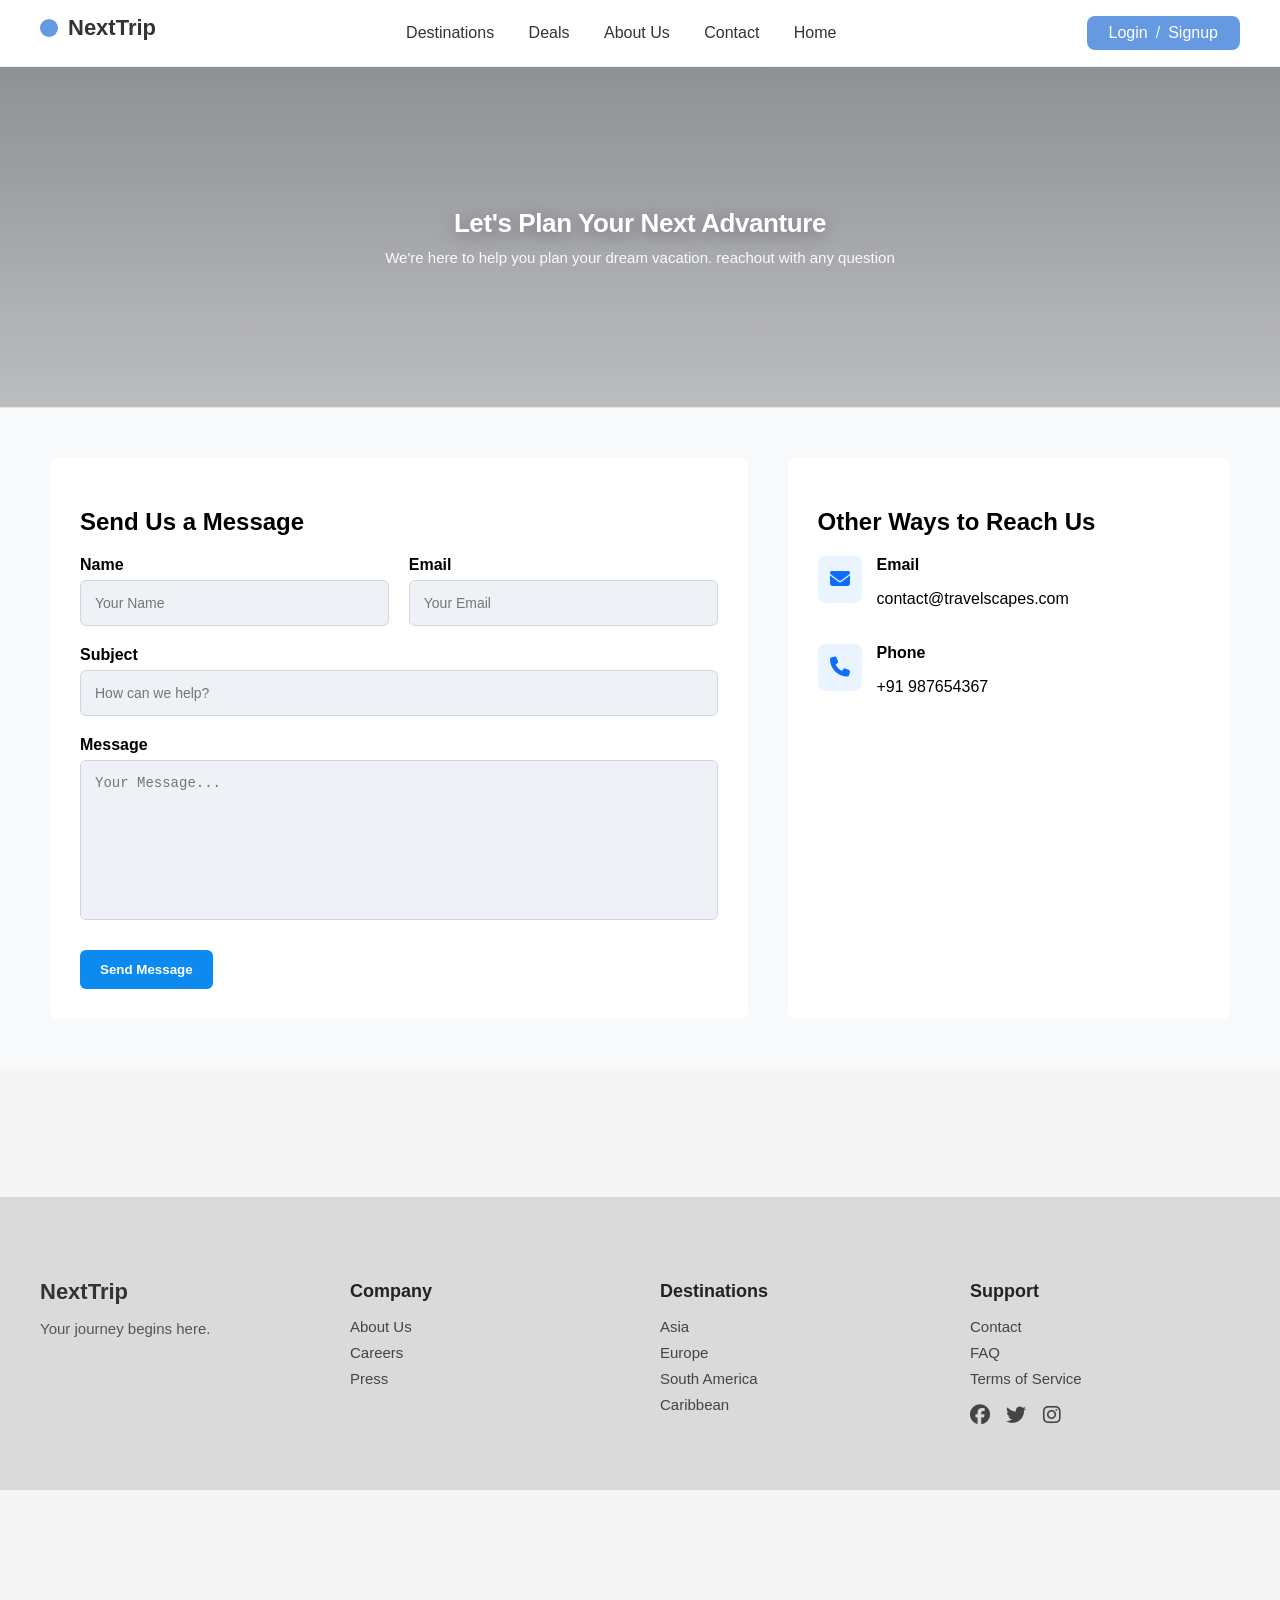
<file: contents/contect.html>
<!DOCTYPE html>
<html lang="en">
<head>
    <meta charset="UTF-8">
    <meta name="viewport" content="width=device-width, initial-scale=1.0">
    <title>Document</title>
    <link rel="stylesheet" href="/css/style.css">
    <link rel="stylesheet" href="/css/contect.css">
    <link rel="stylesheet" href="https://cdnjs.cloudflare.com/ajax/libs/font-awesome/6.5.0/css/all.min.css">

</head>
<body>
    
<header>
<div class="logo">
<div class="logo-icon"></div>NextTrip</div>

<nav>
    <a href="/contents/services.html">Destinations</a>
    <a href="#">Deals</a>
    <a href="/contents/about.html">About Us</a>
    <a href="/contents/contect.html">Contact</a>
    <a href="/index.html">Home</a>
</nav>

<div class="auth-box">
   <a href="/contents/login.html" class="auth-link left">Login</a>
   <span class="slash">/</span>
   <a href="/contents/signup.html" class="auth-link right">Signup</a>
</div>
</header>

  <section class="hero" aria-label="Hero: scenic valley">
    <div class="hero-inner wrap">
      <h1>Let's Plan Your Next Advanture</h1>
      <p>We're here to help you plan your dream vacation. reachout with any question</p>
    </div>
  </section>

  <section class="contact-section">

    <div class="contact-container">

        
        <div class="contact-form">
            <h2>Send Us a Message</h2>

            <form>
                <div class="row">
                    <div class="input-group">
                        <label>Name</label>
                        <input type="text" placeholder="Your Name">
                    </div>

                    <div class="input-group">
                        <label>Email</label>
                        <input type="email" placeholder="Your Email">
                    </div>
                </div>

                <div class="input-group">
                    <label>Subject</label>
                    <input type="text" placeholder="How can we help?">
                </div>

                <div class="input-group">
                    <label>Message</label>
                    <textarea placeholder="Your Message..."></textarea>
                </div>

                <button type="submit" class="btn-submit">Send Message</button>
            </form>
        </div>

     
        <div class="contact-info">
            <h2>Other Ways to Reach Us</h2>

            <div class="info-box">
               <div class="info-item">
    <span class="icon"><i class="fa-solid fa-envelope"></i></span>
    <div>
        <strong>Email</strong>
        <p>contact@travelscapes.com</p>
    </div>
</div>

<div class="info-item">
    <span class="icon"><i class="fa-solid fa-phone"></i></span>
    <div>
        <strong>Phone</strong>
        <p>+91 987654367</p>
    </div>
</div>

<!-- <div class="info-item">
    <span class="icon"><i class="fa-solid fa-location-dot"></i></span>
    <div>
        <strong>Address</strong>
        <p>123 Travel Lane, Adventure City, USA</p>
    </div>
</div> -->

</div>
</div>
</div>

</section>

<footer class="footer">
  <div class="footer-container">

    <div class="footer-col">
      <h3 class="logo">NextTrip</h3>
      <p>Your journey begins here.</p>
    </div>

   
    <div class="footer-col">
      <h4>Company</h4>
      <ul>
        <li><a href="/contents/about.html">About Us</a></li>
        <li><a href="#">Careers</a></li>
        <li><a href="#">Press</a></li>
      </ul>
    </div>

    <div class="footer-col">
      <h4>Destinations</h4>
      <ul>
        <li><a href="/contents/services.html">Asia</a></li>
        <li><a href="/contents/services.html">Europe</a></li>
        <li><a href="/contents/services.html">South America</a></li>
        <li><a href="/contents/services.html">Caribbean</a></li>
      </ul>
    </div>

    <div class="footer-col">
      <h4>Support</h4>
      <ul>
        <li><a href="/contents/contect.html">Contact</a></li>
        <li><a href="#">FAQ</a></li>
        <li><a href="#">Terms of Service</a></li>
      </ul>

      <div class="social">
        <a href="#"><i class="fa-brands fa-facebook"></i></a>
        <a href="#"><i class="fa-brands fa-twitter"></i></a>
        <a href="#"><i class="fa-brands fa-instagram"></i></a>
      </div>
    </div>

  </div>
</footer>


</body>
</html>
</file>
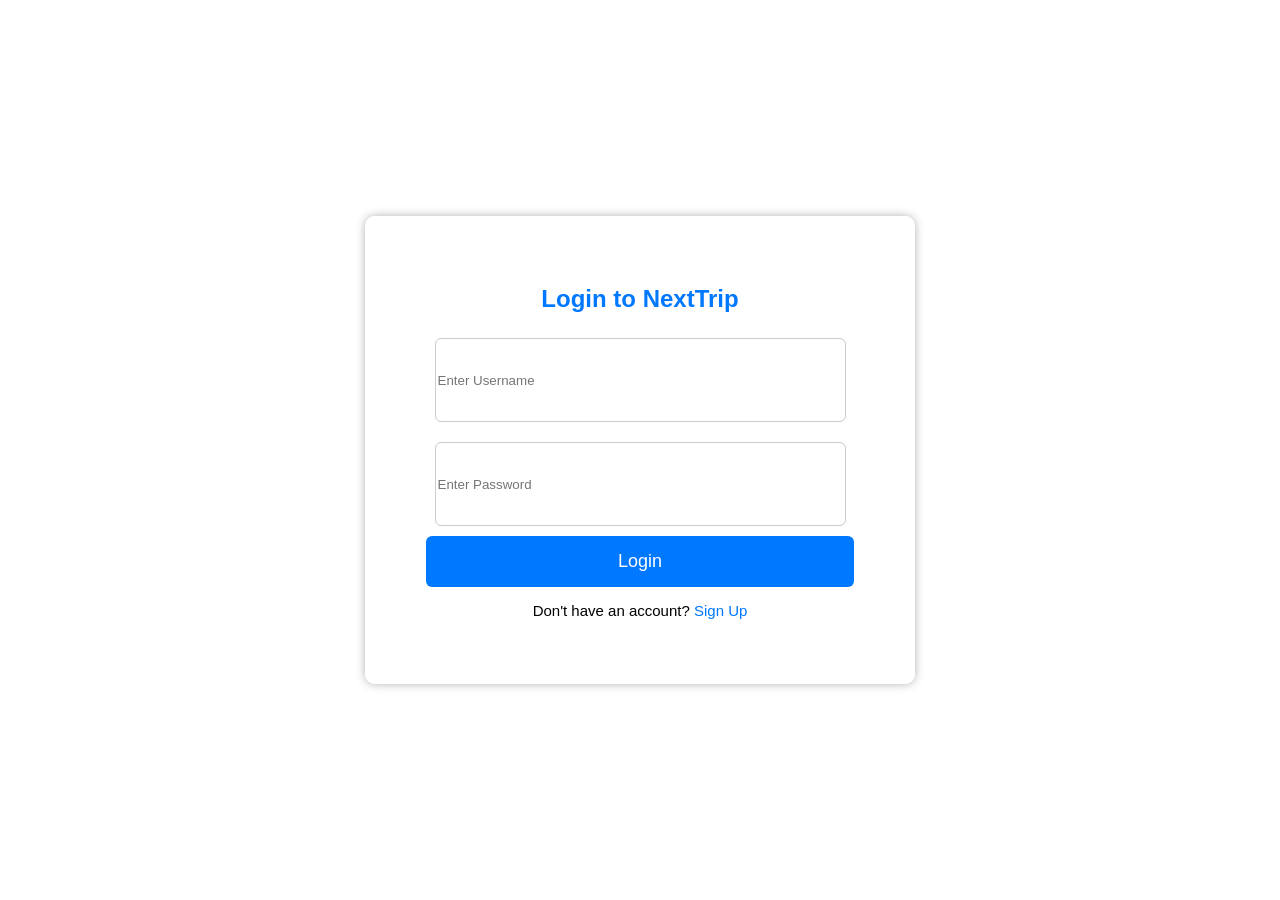
<file: contents/login.html>
<!DOCTYPE html>
<html lang="en">
<head>
    <meta charset="UTF-8">
    <meta name="viewport" content="width=device-width, initial-scale=1.0">
    <title>Document</title>
    <link rel="stylesheet" href="/css/login.css">

    
</head>
<body>

<div class="login-box">
        <h2>Login to NextTrip</h2>

        <form action="#" method="POST">
            <input type="text" placeholder="Enter Username" name="username" required>
            <input type="password" placeholder="Enter Password" name="password" required>

            <button class="login-btn" type="submit">Login</button>
        </form>

        <p class="signup-link">
            Don't have an account? <a href="/contents/signup.html">Sign Up</a>
        </p>
    </div>

         
</body>
</html>
</file>
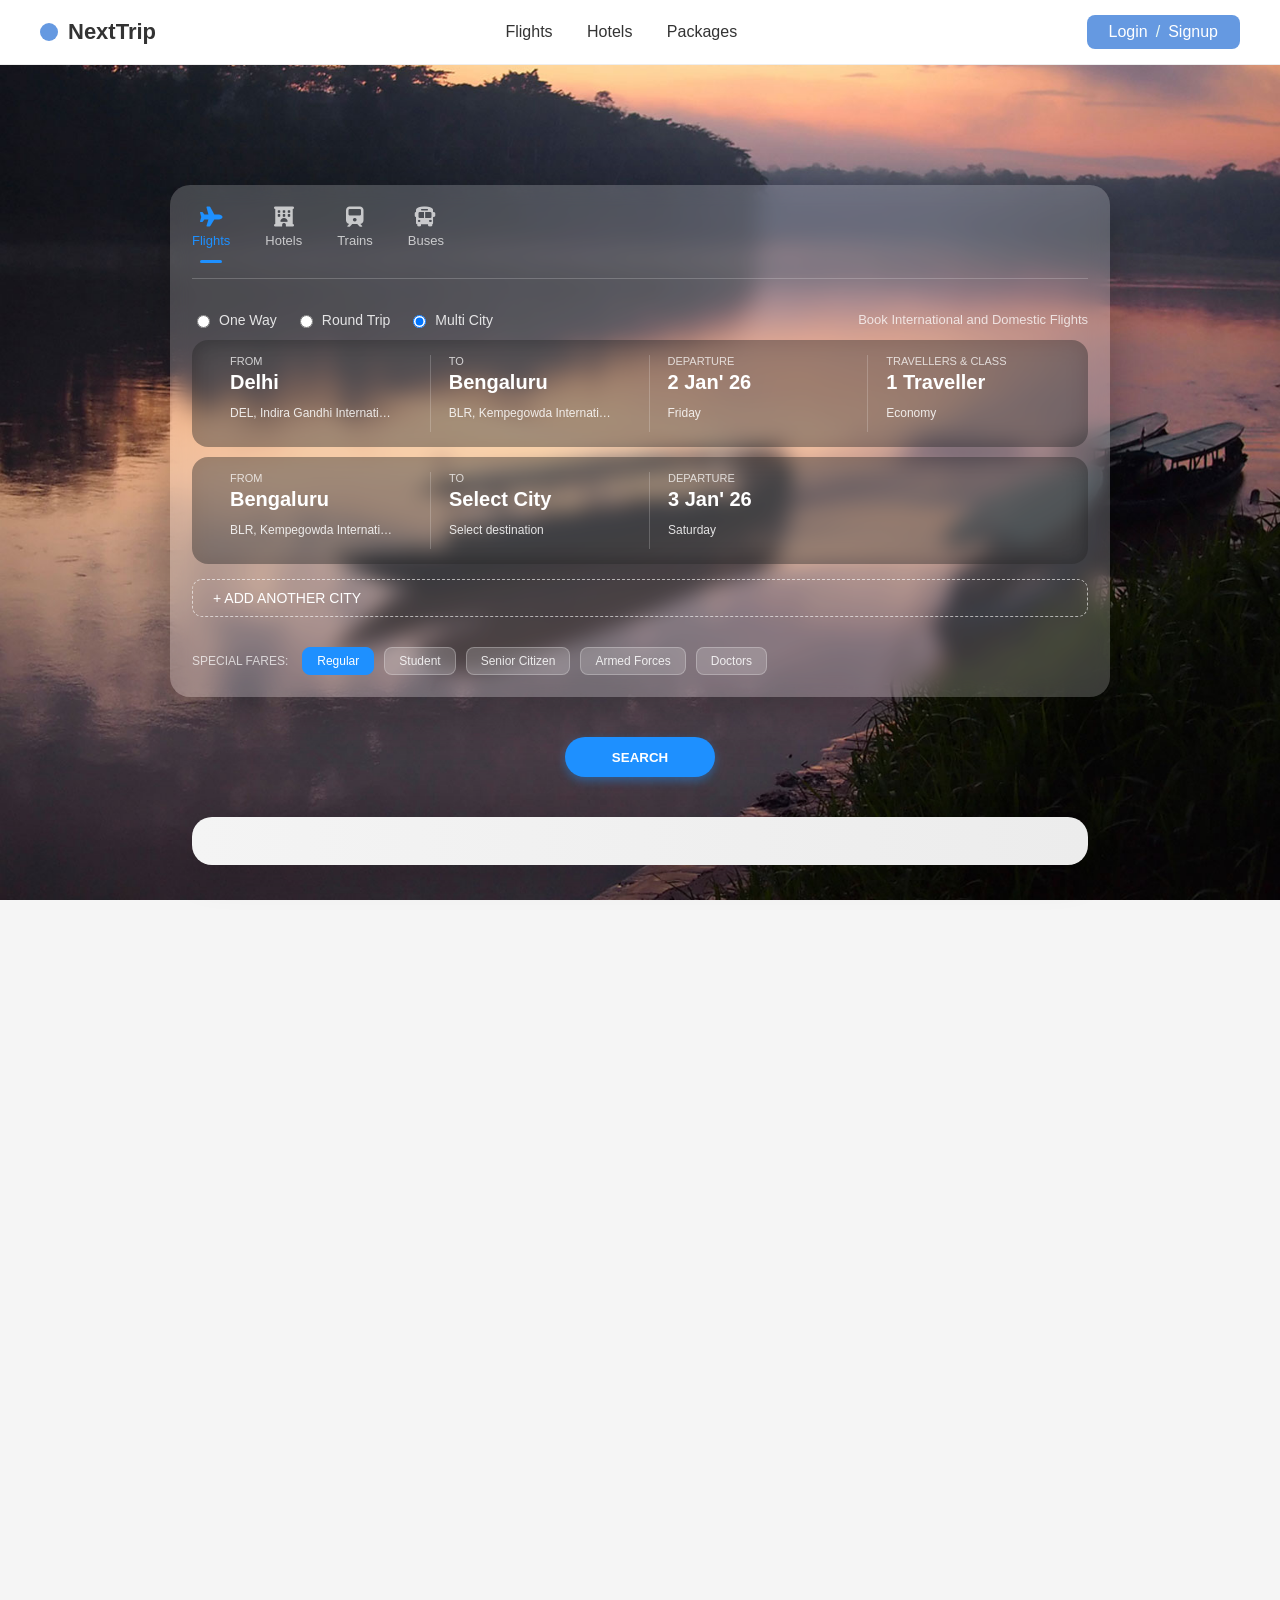
<file: contents/services.html>
<!DOCTYPE html>
<html lang="en">
<head>
  <meta charset="UTF-8">
  <meta name="viewport" content="width=device-width, initial-scale=1.0">
  <title>NextTrip - Flight Booking</title>
  <link rel="stylesheet" href="https://cdnjs.cloudflare.com/ajax/libs/font-awesome/6.5.0/css/all.min.css">
  <link rel="stylesheet" href="/css/services.css">
</head>

<body>
  

  <img src="/images/Boat-on-the-Amazon-River-of-Peru.jpg" class="ocean-image" alt="">

  <header>
    <div class="logo">
      <div class="logo-icon"></div> NextTrip
    </div>
    <nav>
      <a href="#">Flights</a>
      <a href="#">Hotels</a>
      <a href="#">Packages</a>
    </nav>
    <div class="auth-box">
      <a href="#" class="auth-link">Login</a>
      <span class="slash">/</span>
      <a href="#" class="auth-link">Signup</a>
    </div>
  </header>

  <div class="main-content">
    
    <!-- TABS -->
    <div class="service-tabs" id="tripOptions">
      <div class="tab active">
        <i class="fa-solid fa-plane"></i>
        <span>Flights</span>
      </div>
      <div class="tab">
        <i class="fa-solid fa-hotel"></i>
        <span>Hotels</span>
      </div>
      <div class="tab">
        <i class="fa-solid fa-train"></i>
        <span>Trains</span>
      </div>
      <div class="tab">
        <i class="fa-solid fa-bus"></i>
        <span>Buses</span>
      </div>
    </div>

    <!-- TRIP TYPE -->
    <div class="flex-box">
      <div class="option-box">
        <label><input type="radio" name="trip" value="oneway"> One Way</label>
        <label><input type="radio" name="trip" value="round"> Round Trip</label>
        <label><input class="multiCity" type="radio" name="trip" value="multi" checked> Multi City</label>
      </div>
      <div class="booking-type">
        <p class="booking-title">Book International and Domestic Flights</p>
      </div>
    </div>
    
    <!-- SEARCH INPUTS CONTAINER (Used for both standard and multi-city content) -->
    <div id="searchInputsContainer">
      
      <!-- STANDARD ONE WAY / ROUND TRIP -->
      <!-- Only shown when state.tripType is NOT 'multi' -->
      <div class="flight-search-row" id="standardSearch" style="display: none;"> 
        
        <div class="flight-col from-col" id="fromCol">
          <span class="label">FROM</span>
          <h3 class="city-name" id="fromCity">Delhi</h3>
          <p class="city-code" id="fromCode">DEL, Indira Gandhi International Airport</p>
          <div class="city-dropdown" id="fromDropdown">
            <input type="text" class="citySearch" id="fromSearchInput">
            <ul class="cityList" id="fromCityList"></ul>
          </div>
        </div>

        <div class="swap-btn" id="swapBtn">
            <i class="fa-solid fa-right-left"></i>
        </div>

        <div class="flight-col to-col" id="toCol">
          <span class="label">TO</span>
          <h3 class="city-name" id="toCity">Bengaluru</h3>
          <p class="city-code" id="toCode">BLR, Kempegowda International Airport</p>
          <div class="city-dropdown" id="toDropdown">
            <input type="text" class="citySearch" id="toSearchInput">
            <ul class="cityList" id="toCityList"></ul>
          </div>
        </div>

        <div class="departure-col">
          <span class="label">DEPARTURE</span>
          <h3 class="dateText" id="departDateDisplay">--</h3>
          <p class="dayText" id="departDayDisplay">Select Date</p>
          <input type="date" class="dateInput" id="departDateInput">
        </div>

        <div class="flight-col return-col muted" id="returnCol">
          <span class="label">RETURN</span>
          <h3 class="returnDateText" id="returnDateDisplay">--</h3>
          <p class="dayText" id="returnDayDisplay">Tap to book return</p>
          <input type="date" class="returnDateInput" id="returnDateInput" disabled>
        </div>

        <div class="flight-col traveller-col" id="travellerCol">
          <span class="label">TRAVELLERS & CLASS</span>
          <h3 id="classTitle">1 Traveller</h3>
          <p id="classSub">Economy</p>
        </div>
      </div>

      <!-- MULTI CITY CONTAINER -->
      <!-- This holds the dynamically generated flight segments, each styled as a row -->
      <div id="multiCityContainer" style="display: flex; flex-direction: column; gap: 10px;">
        <!-- Multi-city segments will be injected here via JS -->
      </div>
      
      <!-- ADD CITY BUTTON (Updated class name) -->
      <button class="add-city-btn" id="addCityBtn" style="display: block;">+ ADD ANOTHER CITY</button>

    </div>

    <!-- SHARED TRAVELLER DROPDOWN -->
    <div class="traveller-panel" id="travellerPanel">
        <div class="row">
          <span>Adults (12+ y)</span>
          <div>
            <button class="count-btn" onclick="updateTravellers('adult', -1)">-</button>
            <span id="adultCount" style="margin:0 10px; font-weight:bold;">1</span>
            <button class="count-btn" onclick="updateTravellers('adult', 1)">+</button>
          </div>
        </div>
        <div class="row">
          <span>Children</span>
          <div>
            <button class="count-btn" onclick="updateTravellers('child', -1)">-</button>
            <span id="childCount" style="margin:0 10px; font-weight:bold;">0</span>
            <button class="count-btn" onclick="updateTravellers('child', 1)">+</button>
          </div>
        </div>
        <div class="row" style="flex-direction: column; align-items: flex-start; gap: 10px;">
          <span style="font-size:12px; font-weight:bold; color:#888;">CHOOSE CLASS</span>
          <div style="display: flex; gap: 15px;">
              <label><input type="radio" name="travelClass" value="Economy" checked onchange="updateClass()"> Economy</label>
              <label><input type="radio" name="travelClass" value="Premium Economy" onchange="updateClass()"> Premium Economy</label>
              <label><input type="radio" name="travelClass" value="Business" onchange="updateClass()"> Business</label>
          </div>
        </div>
        <button id="travellerDone">APPLY</button>
    </div>


    <!-- SPECIAL FARES -->
    <div class="special-fares">
      <span class="fare-label">SPECIAL FARES:</span>
      <div class="fare-options" id="fareOptions">
        <button class="fare-btn active">Regular</button>
        <button class="fare-btn">Student</button>
        <button class="fare-btn">Senior Citizen</button>
        <button class="fare-btn">Armed Forces</button>
        <button class="fare-btn">Doctors</button>
      </div>
    </div>

    <!-- SEARCH BUTTON -->
    <div class="search-option">
      <button class="search-btn" id="searchBtn">SEARCH</button>
    </div>

  </div>

  <!-- RESULTS SECTION -->
  <div id="searchResult">
      <div id="loading" style="display:none; text-align:center; padding: 50px;">
          <i class="fa-solid fa-spinner fa-spin" style="font-size: 30px; color: #1e90ff;"></i>
          <p style="margin-top:10px; color: #666;">Searching best flights for you...</p>
      </div>
      <div class="searchResultContent"></div>
  </div>

  <!-- JAVASCRIPT LOGIC -->
  <script>
    // --- DATA ---
    const airports = [
        { code: 'DEL', city: 'Delhi', name: 'Indira Gandhi International Airport', country: 'India' },
        { code: 'BOM', city: 'Mumbai', name: 'Chhatrapati Shivaji Maharaj International Airport', country: 'India' },
        { code: 'BLR', city: 'Bengaluru', name: 'Kempegowda International Airport', country: 'India' },
        { code: 'MAA', city: 'Chennai', name: 'Chennai International Airport', country: 'India' },
        { code: 'CCU', city: 'Kolkata', name: 'Netaji Subhas Chandra Bose International Airport', country: 'India' },
        { code: 'HYD', city: 'Hyderabad', name: 'Rajiv Gandhi International Airport', country: 'India' },
        { code: 'DXB', city: 'Dubai', name: 'Dubai International Airport', country: 'UAE' },
        { code: 'LHR', city: 'London', name: 'Heathrow Airport', country: 'UK' },
        { code: 'JFK', city: 'New York', name: 'John F. Kennedy International Airport', country: 'USA' },
        { code: 'SIN', city: 'Singapore', name: 'Changi Airport', country: 'Singapore' },
        { code: 'BKK', city: 'Bangkok', name: 'Suvarnabhumi Airport', country: 'Thailand' },
        { code: 'IXR', city: 'Ranchi', name: 'Birsa Munda Airport', country: 'India' }
    ];

    // --- STATE ---
    let state = {
        tripType: 'multi',
        // Standard State (kept for switch functionality)
        from: airports.find(a => a.code === 'DEL'),
        to: airports.find(a => a.code === 'BLR'),
        departDate: new Date(),
        returnDate: null,
        // Multi City State (initialized with user's request)
        segments: [
            { from: airports.find(a=>a.code==='DEL'), to: airports.find(a=>a.code==='BLR'), date: new Date('2026-01-02') },
            { from: airports.find(a=>a.code==='BLR'), to: null, date: new Date('2026-01-03') }
        ],
        // Travellers
        adults: 1,
        children: 0,
        travelClass: 'Economy'
    };
    
    // --- INITIALIZATION ---
    document.addEventListener('DOMContentLoaded', () => {
        initializeDate();
        renderMainLayout();
        setupGlobalListeners();
        updateTravellerLabel(document.getElementById('multiClassTitle'), document.getElementById('multiClassSub'));
    });

    function initializeDate() {
        // Init Standard Date (for completeness)
        state.departDate = new Date();
        const today = new Date().toISOString().split('T')[0];
        document.getElementById('departDateInput').setAttribute('min', today);
        document.getElementById('returnDateInput').setAttribute('min', today);
    }

    function renderMainLayout() {
        const stdSearch = document.getElementById('standardSearch');
        const multiSearch = document.getElementById('multiCityContainer');
        const addCityBtn = document.getElementById('addCityBtn');
        const travellerColStandard = document.getElementById('travellerCol');

        // Reset display
        stdSearch.style.display = 'none';
        multiSearch.style.display = 'none';
        addCityBtn.style.display = 'none';
        
        // Hide traveller column in standard view when multi-city is active
        if(travellerColStandard) travellerColStandard.style.display = 'none';

        if (state.tripType === 'multi') {
            multiSearch.style.display = 'flex';
            addCityBtn.style.display = 'block';
            renderMultiCityRows();
        } else {
            stdSearch.style.display = 'flex';
            const returnCol = document.getElementById('returnCol');
            const returnInput = document.getElementById('returnDateInput');
            travellerColStandard.style.display = 'block';

            if (state.tripType === 'round') {
                returnCol.classList.remove('muted');
                returnInput.disabled = false;
            } else {
                returnCol.classList.add('muted');
                returnInput.disabled = true;
                state.returnDate = null;
                document.getElementById('returnDateDisplay').innerText = "--";
            }
            // Update Standard UI
            document.getElementById('fromCity').innerText = state.from.city;
            document.getElementById('fromCode').innerText = `${state.from.code}, ${state.from.name}`;
            document.getElementById('toCity').innerText = state.to.city;
            document.getElementById('toCode').innerText = `${state.to.code}, ${state.to.name}`;
            updateTravellerLabel(document.getElementById('classTitle'), document.getElementById('classSub'));
            
            if (state.departDate) updateDateDisplay('depart', state.departDate);
        }
    }

    // --- MULTI CITY RENDERER ---
    function renderMultiCityRows() {
        const container = document.getElementById('multiCityContainer');
        container.innerHTML = '';

        state.segments.forEach((seg, index) => {
            const row = document.createElement('div');
            // Reuse the flight-search-row class structure for styling, but ensure it's not the main standard search
            row.className = 'flight-search-row multi-city-segment'; 
            
            // Format Date
            const d = seg.date;
            const dateStr = d ? `${d.getDate()} ${d.toLocaleString('default',{month:'short'})}' ${d.getFullYear().toString().substr(-2)}` : '--';
            const dayStr = d ? d.toLocaleString('default',{weekday:'long'}) : 'Select Date';
            const dateVal = d ? d.toISOString().split('T')[0] : '';

            // From Text
            const fromCity = seg.from ? seg.from.city : 'Select City';
            const fromCode = seg.from ? `${seg.from.code}, ${seg.from.name}` : 'Select origin';

            // To Text
            const toCity = seg.to ? seg.to.city : 'Select City';
            const toCode = seg.to ? `${seg.to.code}, ${seg.to.name}` : 'Select destination';

            row.innerHTML = `
                <!-- FROM -->
                <div class="flight-col from-col" onclick="openMultiDropdown(event, ${index}, 'from')">
                    <span class="label">FROM</span>
                    <h3 class="city-name">${fromCity}</h3>
                    <p class="city-code">${fromCode}</p>
                    <div class="city-dropdown" id="multiFromDrop_${index}">
                        <input type="text" class="citySearch" onclick="event.stopPropagation()" oninput="filterMultiCity(this.value, ${index}, 'from')">
                        <ul class="cityList" id="multiFromList_${index}"></ul>
                    </div>
                </div>

                <!-- TO -->
                <div class="flight-col to-col" onclick="openMultiDropdown(event, ${index}, 'to')">
                    <span class="label">TO</span>
                    <h3 class="city-name">${toCity}</h3>
                    <p class="city-code">${toCode}</p>
                    <div class="city-dropdown" id="multiToDrop_${index}">
                        <input type="text" class="citySearch" onclick="event.stopPropagation()" oninput="filterMultiCity(this.value, ${index}, 'to')">
                        <ul class="cityList" id="multiToList_${index}"></ul>
                    </div>
                </div>

                <!-- DATE -->
                <div class="departure-col">
                    <span class="label">DEPARTURE</span>
                    <h3 class="dateText">${dateStr}</h3>
                    <p class="dayText">${dayStr}</p>
                    <input type="date" class="dateInput" value="${dateVal}" min="${index > 0 ? state.segments[index-1].date.toISOString().split('T')[0] : new Date().toISOString().split('T')[0]}" onchange="updateMultiDate(${index}, this.value)">
                </div>

                <!-- TRAVELLERS (Only on 1st row, rest are empty columns to maintain flex alignment) -->
                ${index === 0 ? `
                <div class="flight-col traveller-col" id="multiTravellerCol" onclick="openTravellerPanel(event)">
                    <span class="label">TRAVELLERS & CLASS</span>
                    <h3 id="multiClassTitle">1 Traveller</h3>
                    <p id="multiClassSub">Economy</p>
                </div>
                ` : `<div class="flight-col traveller-col" style="border:none;"></div>`}
                
                <!-- REMOVE BTN (Updated class name: remove-city) -->
                ${index > 1 ? `<i class="fa-solid fa-times remove-city" onclick="removeSegment(${index})"></i>` : ''}
            `;
            container.appendChild(row);
        });

        // Update traveller text for the first row
        const title = document.getElementById('multiClassTitle');
        const sub = document.getElementById('multiClassSub');
        if(title && sub) updateTravellerLabel(title, sub);
    }

    // --- EVENT HANDLERS & LOGIC ---

    function setupGlobalListeners() {
        // Radio Buttons
        document.querySelectorAll('input[name="trip"]').forEach(radio => {
            radio.addEventListener('change', (e) => {
                state.tripType = e.target.value;
                renderMainLayout();
            });
        });

        // Add City Btn
        document.getElementById('addCityBtn').addEventListener('click', () => {
            if(state.segments.length < 5) {
                // Determine default date (next day of last segment)
                const lastDate = state.segments[state.segments.length-1].date || new Date();
                const nextDate = new Date(lastDate);
                nextDate.setDate(nextDate.getDate() + 1);
                
                // Determine default from (To of last segment)
                const lastTo = state.segments[state.segments.length-1].to;

                state.segments.push({
                    from: lastTo,
                    to: null,
                    date: nextDate
                });
                renderMultiCityRows();
            }
        });

        // Traveller Panel Global Close
        document.getElementById('travellerDone').addEventListener('click', (e) => {
            e.stopPropagation();
            document.getElementById('travellerPanel').classList.remove('show');
        });
        
        // Search Button
        document.getElementById('searchBtn').addEventListener('click', performSearch);

        // Click Outside
        document.addEventListener('click', () => {
            document.querySelectorAll('.city-dropdown, .traveller-panel').forEach(el => el.classList.remove('show'));
        });
        document.getElementById('travellerPanel').addEventListener('click', e => e.stopPropagation());
        
        // Setup standard listeners (even if hidden, for when they switch)
        const stdFrom = document.getElementById('fromCol');
        if(stdFrom) stdFrom.addEventListener('click', (e) => { e.stopPropagation(); toggleDropdown('fromDropdown'); populateCityList('fromCityList', 'from'); });
        const stdTo = document.getElementById('toCol');
        if(stdTo) stdTo.addEventListener('click', (e) => { e.stopPropagation(); toggleDropdown('toDropdown'); populateCityList('toCityList', 'to'); });
        document.getElementById('fromSearchInput').addEventListener('input', (e) => filterCities(e.target.value, 'fromCityList', (val)=>state.from=val));
        document.getElementById('toSearchInput').addEventListener('input', (e) => filterCities(e.target.value, 'toCityList', (val)=>state.to=val));
        document.getElementById('departDateInput').addEventListener('change', (e) => { state.departDate = new Date(e.target.value); updateDateDisplay('depart', state.departDate); });
        document.getElementById('returnDateInput').addEventListener('change', (e) => { state.returnDate = new Date(e.target.value); updateDateDisplay('return', state.returnDate); });
        document.getElementById('travellerCol').addEventListener('click', openTravellerPanel);
    }

    // --- HELPER FUNCTIONS ---

    function openMultiDropdown(e, index, type) {
        e.stopPropagation();
        // Close others
        document.querySelectorAll('.city-dropdown').forEach(el => el.classList.remove('show'));
        
        const dropId = type === 'from' ? `multiFromDrop_${index}` : `multiToDrop_${index}`;
        const listId = type === 'from' ? `multiFromList_${index}` : `multiToList_${index}`;
        
        document.getElementById(dropId).classList.add('show');
        
        // Populate
        const list = document.getElementById(listId);
        list.innerHTML = '';
        airports.forEach(ap => {
            const li = document.createElement('li');
            li.innerHTML = `<span style="font-weight:bold;">${ap.code}</span>, ${ap.city} (${ap.country})`;
            li.onclick = (ev) => {
                ev.stopPropagation();
                if(type === 'from') state.segments[index].from = ap;
                else state.segments[index].to = ap;
                renderMultiCityRows();
            };
            list.appendChild(li);
        });
    }

    function filterMultiCity(text, index, type) {
        const listId = type === 'from' ? `multiFromList_${index}` : `multiToList_${index}`;
        const list = document.getElementById(listId);
        list.innerHTML = '';
        
        const filtered = airports.filter(a => 
            a.city.toLowerCase().includes(text.toLowerCase()) || 
            a.code.toLowerCase().includes(text.toLowerCase())
        );

        filtered.forEach(ap => {
            const li = document.createElement('li');
            li.innerHTML = `<span style="font-weight:bold;">${ap.code}</span>, ${ap.city} (${ap.country})`;
            li.onclick = (ev) => {
                ev.stopPropagation();
                if(type === 'from') state.segments[index].from = ap;
                else state.segments[index].to = ap;
                renderMultiCityRows();
            };
            list.appendChild(li);
        });
    }

    function updateMultiDate(index, val) {
        const newDate = new Date(val);
        state.segments[index].date = newDate;
        
        // Enforce sequential date constraint
        for (let i = index + 1; i < state.segments.length; i++) {
            const prevDate = state.segments[i-1].date;
            const currentDate = state.segments[i].date;
            
            if (currentDate <= prevDate) {
                const requiredDate = new Date(prevDate);
                requiredDate.setDate(requiredDate.getDate() + 1);
                state.segments[i].date = requiredDate;
            }
        }
        renderMultiCityRows();
    }

    function removeSegment(index) {
        state.segments.splice(index, 1);
        renderMultiCityRows();
    }

    function openTravellerPanel(e) {
        e.stopPropagation();
        document.querySelectorAll('.city-dropdown').forEach(el => el.classList.remove('show'));
        
        const panel = document.getElementById('travellerPanel');
        const rect = e.currentTarget.getBoundingClientRect();
        const containerRect = document.querySelector('.main-content').getBoundingClientRect();
        
        // Position panel under the clicked traveller column, aligned to the right edge of the column
        const panelLeft = rect.left - containerRect.left;
        
        // Maximize width to fit container in mobile view
        const isMobile = window.matchMedia("(max-width: 768px)").matches;
        if (isMobile) {
            panel.style.top = (rect.bottom - containerRect.top + 5) + "px";
            panel.style.left = "50%";
            panel.style.transform = "translateX(-50%)";
            panel.style.width = "90%";
        } else {
            panel.style.top = (rect.bottom - containerRect.top + 5) + "px";
            panel.style.left = panelLeft + "px";
            panel.style.transform = "none";
            panel.style.width = "250px";
        }
        
        panel.classList.add('show');
    }

    function updateTravellers(type, change) {
        if (type === 'adult') {
            const newVal = state.adults + change;
            if (newVal >= 1 && newVal <= 9) state.adults = newVal;
        } else {
            const newVal = state.children + change;
            if (newVal >= 0 && newVal <= 9) state.children = newVal;
        }
        document.getElementById('adultCount').innerText = state.adults;
        document.getElementById('childCount').innerText = state.children;
        
        // Update labels for both standard and multi-city traveler sections
        updateTravellerLabel(document.getElementById('classTitle'), document.getElementById('classSub'));
        const mTitle = document.getElementById('multiClassTitle');
        const mSub = document.getElementById('multiClassSub');
        if(mTitle) updateTravellerLabel(mTitle, mSub);
    }

    function updateClass() {
        const radios = document.getElementsByName('travelClass');
        for (let radio of radios) {
            if (radio.checked) {
                state.travelClass = radio.value;
                break;
            }
        }
        updateTravellers('adult', 0); // Trigger text update
    }

    function updateTravellerLabel(titleElem, subElem) {
        if(!titleElem) return;
        const total = state.adults + state.children;
        titleElem.innerText = `${total} Traveller${total > 1 ? 's' : ''}`;
        subElem.innerText = state.travelClass;
    }

    function toggleDropdown(id) {
        document.querySelectorAll('.city-dropdown, .traveller-panel').forEach(el => {
            if(el.id !== id) el.classList.remove('show');
        });
        document.getElementById(id).classList.toggle('show');
    }

    function populateCityList(listId, type) {
        const list = document.getElementById(listId);
        list.innerHTML = '';
        airports.forEach(airport => {
            const li = document.createElement('li');
            li.innerHTML = `<span style="font-weight:bold;">${airport.code}</span>, ${airport.city} (${airport.country})`;
            li.onclick = () => {
                if(type === 'from') state.from = airport;
                else state.to = airport;
                renderMainLayout(); // Re-renders standard UI
                document.getElementById(listId).parentElement.classList.remove('show');
            };
            list.appendChild(li);
        });
    }

    function filterCities(text, listId, callback) {
        const list = document.getElementById(listId);
        list.innerHTML = '';
        const filtered = airports.filter(a => 
            a.city.toLowerCase().includes(text.toLowerCase()) || 
            a.code.toLowerCase().includes(text.toLowerCase())
        );

        filtered.forEach(airport => {
            const li = document.createElement('li');
            li.innerHTML = `<span style="font-weight:bold;">${airport.code}</span>, ${airport.city} (${airport.country})`;
            li.onclick = () => {
                callback(airport);
                renderMainLayout();
                document.getElementById(listId).parentElement.classList.remove('show');
            };
            list.appendChild(li);
        });
    }

    function updateDateDisplay(type, dateObj) {
        if (!dateObj) return;
        const dateElem = document.getElementById(type === 'depart' ? 'departDateDisplay' : 'returnDateDisplay');
        const dayElem = document.getElementById(type === 'depart' ? 'departDayDisplay' : 'returnDayDisplay');
        
        const day = dateObj.getDate();
        const month = dateObj.toLocaleString('default', { month: 'short' });
        const year = dateObj.getFullYear().toString().substr(-2);
        const dayName = dateObj.toLocaleString('default', { weekday: 'long' });

        dateElem.innerText = `${day} ${month}' ${year}`;
        dayElem.innerText = dayName;
    }
    
    // --- MOCK SEARCH ---
    function performSearch() {
        const resultContainer = document.querySelector('.searchResultContent');
        const loader = document.getElementById('loading');
        
        resultContainer.innerHTML = '';
        loader.style.display = 'block';
        document.getElementById('searchResult').scrollIntoView({ behavior: 'smooth' });

        setTimeout(() => {
            loader.style.display = 'none';
            
            if(state.tripType === 'multi') {
                // Generate header for Multi
                const header = document.createElement('h2');
                header.style.marginBottom = "20px";
                header.style.color = "#1e90ff";
                header.innerHTML = `Multi City Trip Summary (${state.adults + state.children} Travellers, ${state.travelClass})`;
                resultContainer.appendChild(header);

                let routesHtml = '';
                let totalPrice = 0;
                let validSegments = state.segments.filter(s => s.from && s.to && s.date);

                if (validSegments.length < 2) {
                    resultContainer.innerHTML = `<p style="color:red; font-weight:bold;">Please select at least two complete flight segments (Origin, Destination, and Date) for a Multi City booking.</p>`;
                    return;
                }

                validSegments.forEach((seg, i) => {
                    const price = Math.floor(Math.random() * 8000 + 3000);
                    totalPrice += price;
                    routesHtml += `
                        <div style="border-bottom:1px solid #eee; padding: 10px 0; display:flex; justify-content:space-between; align-items:center; background: ${i % 2 === 0 ? '#fafafa' : '#fff'}; border-radius: 8px; margin-bottom: 5px; padding: 15px;">
                            <div>
                                <div style="font-weight:bold; color:#1e90ff;">
                                    ${seg.from.code} <i class="fa-solid fa-arrow-right" style="font-size:10px; margin:0 5px;"></i> ${seg.to.code}
                                </div>
                                <div style="font-size:12px; color:#555;">${seg.date.toDateString()}</div>
                                <div style="font-size:11px; color:#888;">Expected fare for Segment ${i+1}</div>
                            </div>
                            <div style="font-size:18px; font-weight:bold; color:#333;">₹${price.toLocaleString()}</div>
                        </div>
                    `;
                });

                const summaryCard = document.createElement('div');
                summaryCard.className = 'flight-card';
                summaryCard.style.borderLeft = '5px solid green';
                summaryCard.style.flexDirection = 'column';
                summaryCard.style.alignItems = 'flex-start';

                summaryCard.innerHTML = `
                    <h3 style="color:#008000; margin-bottom: 10px;">Confirmed Route Details:</h3>
                    <div style="width:100%;">${routesHtml}</div>
                    <div style="width:100%; margin-top:20px; text-align:right;">
                        <span style="font-size:24px; font-weight:bold; color:#333;">Estimated Total: ₹${totalPrice.toLocaleString()}</span>
                        <button class="book-btn" style="background: #008000; margin-left: 20px;">PROCEED TO BOOKING</button>
                    </div>
                `;
                resultContainer.appendChild(summaryCard);

            } else {
                generateStandardMockFlights();
            }
        }, 1500);
    }
    
    function generateStandardMockFlights() {
        // Mock function for standard search (unchanged)
        const airlines = [
            { name: 'IndiGo', logo: '6E' },
            { name: 'Air India', logo: 'AI' },
            { name: 'Vistara', logo: 'UK' }
        ];
        const container = document.querySelector('.searchResultContent');
        
        const header = document.createElement('h2');
        header.style.marginBottom = "20px";
        header.style.color = "#1e90ff";
        header.innerText = `Available Flights from ${state.from.city} to ${state.to.city}`;
        container.appendChild(header);

        for (let i = 0; i < 5; i++) {
            const airline = airlines[Math.floor(Math.random() * airlines.length)];
            const price = Math.floor(Math.random() * (15000 - 4000) + 4000);
            
            const depHour = Math.floor(Math.random() * 23);
            const depMin = Math.floor(Math.random() * 59);
            const durHour = Math.floor(Math.random() * 4) + 1;
            const durMin = Math.floor(Math.random() * 59);
            
            let arrHour = (depHour + durHour) % 24;
            let arrMin = (depMin + durMin);
            if (arrMin >= 60) { arrHour++; arrMin -= 60; }
            
            const depTime = `${String(depHour).padStart(2, '0')}:${String(depMin).padStart(2, '0')}`;
            const arrTime = `${String(arrHour).padStart(2, '0')}:${String(arrMin).padStart(2, '0')}`;
            const duration = `${durHour}h ${durMin}m`;

            const card = document.createElement('div');
            card.className = 'flight-card';
            card.innerHTML = `
                <div style="display:flex; align-items:center; gap: 10px; width: 25%;">
                    <div style="width: 40px; height: 40px; border-radius: 4px; background: #eee; display:flex; align-items: center; justify-content: center; font-size: 10px; color: #888;">${airline.logo}</div>
                    <div>
                        <div style="font-weight:bold; font-size:14px;">${airline.name}</div>
                        <div style="font-size:11px; color:#999;">${airline.logo}-${Math.floor(Math.random()*900)+100}</div>
                    </div>
                </div>
                
                <div style="display:flex; align-items:center; gap: 20px; width: 40%; justify-content: center; text-align: center;">
                    <div style="text-align:right;">
                        <div style="font-size: 20px; font-weight: bold;">${depTime}</div>
                        <div style="font-size:12px; font-weight:bold;">${state.from.city}</div>
                    </div>
                    <div>
                        <div style="font-size:11px; color:#999; text-align:center;">${duration}</div>
                        <div style="border-bottom: 1px solid #ddd; width: 60px; margin: 0 10px; display: inline-block;"></div>
                        <div style="font-size:11px; color:#999; text-align:center;">Non-stop</div>
                    </div>
                    <div style="text-align:left;">
                        <div style="font-size: 20px; font-weight: bold;">${arrTime}</div>
                        <div style="font-size:12px; font-weight:bold;">${state.to.city}</div>
                    </div>
                </div>

                <div style="width: 20%; text-align: right;">
                    <div style="font-size: 22px; font-weight: bold; color: #1e90ff;">₹ ${price.toLocaleString('en-IN')}</div>
                    <button style="background: #1e90ff; color: white; border: none; padding: 8px 25px; border-radius: 20px; font-weight: bold; cursor: pointer; margin-top: 5px;">BOOK</button>
                </div>
            `;
            container.appendChild(card);
        }
    }
  </script>
</body>
</html>
</file>
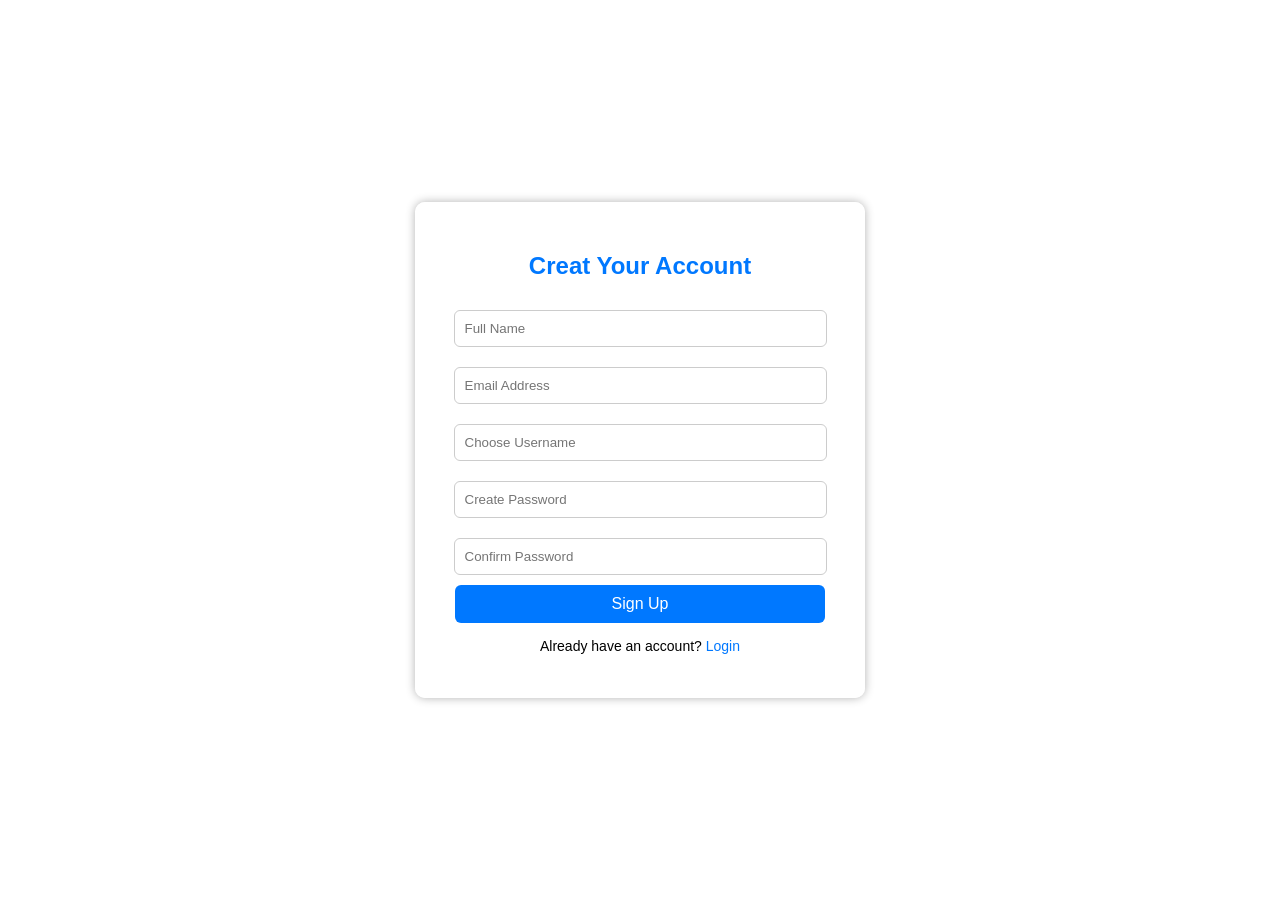
<file: contents/signup.html>
<!DOCTYPE html>
<html lang="en">
<head>
    <meta charset="UTF-8">
    <meta name="viewport" content="width=device-width, initial-scale=1.0">
    <title>Document</title>
    <link rel="stylesheet" href="/css/signup.css">
</head>
<body>


    
 <div class="signup-box" >
    <h2>Creat Your Account</h2> 
    <form action="#" method="POST">
    <input type="text" name="fullname" placeholder="Full Name"required>
    <input type="email" placeholder="Email Address" required>
     <input type="text" name="username" placeholder="Choose Username" required>
            <input type="password" name="password" placeholder="Create Password" required>
            <input type="password" name="confirm_password" placeholder="Confirm Password" required>

            <button type="submit" class="signup-btn">Sign Up</button>
        </form>

        <p class="login-link">
            Already have an account? <a href="login.html">Login</a>
        </p>
    </div>

    
</body>
</html>
</file>
<file: css/style.css>
body {
margin: 0;
font-family: Arial, sans-serif;
background: #f5f5f5;
min-height: 200vh;
}



header {
background: #fff;
display: flex;
justify-content: space-between;
align-items: center;
padding: 15px 40px;
border-bottom: 1px solid #eee;
}



.logo {
display: flex;
align-items: center;
gap: 10px;
font-size: 22px;
font-weight: bold;
color: #333;
}


.logo-icon {
width: 18px;
height: 18px;
background: #6599e1;
border-radius: 50%;
}


nav a {
margin: 0 15px;
text-decoration: none;
color: #333;
font-size: 16px;
}


nav a:hover {
color: #6599e1;
}


.login-btn {
background: #6599e1;
color: #fff;
padding: 8px 18px;
border-radius: 8px;
text-decoration: none;
font-size: 15px;
}


.login-btn:hover {
background: #6599e1;
}
.auth-box {
display: flex;
align-items: center;
font-size: 16px;
background: #6599e1;
padding: 8px 18px;
border-radius: 8px;
color: #fff;
}


.auth-box .auth-link {
color: #fff;
text-decoration: none;
padding: 0 4px;
}


.auth-box .auth-link:hover {
text-decoration: underline;
}


.auth-box .slash {
padding: 0 4px;
color: #eafaf3;
}
.bg-video {
  position:absolute;
  top: 0;
  left: 0;
  width: 100%;
  height: 100%;
  object-fit: cover;
  z-index: -1;
}

.content {
  position: relative;
  z-index: 1;
  color: white;
  text-align: center;
  margin-top: 150px;
  font-size:x-large;
}

.search-container {
    width: 450px;
    background: rgba(255, 255, 255, 0.2);
    padding: 12px;
    border-radius: 20px;
    backdrop-filter: blur(10px);
    display: flex;
    align-items: center;
    gap: 10px;
    justify-content: center;
}

.search-input-box {
    background: #ffffff;
    padding: 12px 15px;
    border-radius: 15px;
    display: flex;
    align-items: center;
    width: 100%;
}

.search-icon {
    font-size: 18px;
    margin-right: 10px;
    opacity: 0.6;
}

.search-input-box input {
    border: none;
    outline: none;
    font-size: 16px;
    width: 100%;
}

.search-btn {
    background: #32c7b5;
    padding: 12px 30px;
    color: white;
    border: none;
    border-radius: 15px;
    cursor: pointer;
    font-size: 16px;
}

.search-btn:hover {
    background: #28b3a3;
}

.hero-section {
    text-align: center;
    margin-top: -50px; 
    display: flex;
    flex-direction: column;
    align-items: center; 
    justify-content: center;
}

/* h2{
    margin-top: 20rem;
    padding: 1rem;
}

.img-1{
    background-color: #dadada;
    border-radius: 3rem;
    height: 450px;
    margin: 3rem;
    display: block;
}

img{
    height: 350px;
    width: 250px;
   object-fit: cover;
   /* padding: 3rem; */
   /* border-radius: 20px;
   margin-left: 4rem; */
   /* margin-top: 20rem; 
} */


 .dest-section {
    width: 85%;
    margin: auto;
    padding: 80px 0;
    font-family: Arial, sans-serif;
    margin-top: 300px;
}

 .heading {
    font-size: 28px;
    font-weight: 700;
    margin-bottom: 40px;
} 

.dest-grid {
    display: grid;
    grid-template-columns: repeat(4, 1fr);
    gap: 30px;
}

.card {
    background: #f5f5f5;
    padding: 18px;
    border-radius: 18px;
    box-shadow: 0 4px 15px rgba(0,0,0,0.08);
}

.card img {
    width: 100%;
    height: 200px;
    object-fit: cover;
    border-radius: 14px;
    margin-bottom: 15px;
}

.card {
    text-align: left;
    object-fit: cover;
}

.card img {
    width: 100%;
    height: 350px;
    object-fit: cover;
    border-radius: 16px;
}

.card h3 {
    font-size: 18px;
    margin: 12px 0 5px;
}

.card p {
    font-size: 13px;
    color: #777;
}


.card {
    transition: transform 0.3s ease, box-shadow 0.3s ease;
}

.card:hover {
    transform: scale(1.03);
    box-shadow: 0 8px 25px rgba(0,0,0,0.15);
}



/* RESPONSIVE */
@media (max-width: 900px) {
    .dest-grid {
        grid-template-columns: repeat(2, 1fr);
    }
}
@media (max-width: 600px) {
    .dest-grid {
        grid-template-columns: 1fr;
    }
}


.deals-section {
    width: 85%;
    margin: 70px auto;
    font-family: Arial, sans-serif;
}

.deals-heading {
    font-size: 28px;
    font-weight: 700;
    margin-bottom: 40px;
}

.deals-grid {
    display: grid;
    grid-template-columns: repeat(3, 1fr);
    gap: 35px;
}


.deal-card {
    background: #f5f5f5;
    padding: 18px;
    border-radius: 18px;
    box-shadow: 0 4px 15px rgba(0,0,0,0.08);
}

.deal-card img {
    width: 100%;
    height: 200px;
    object-fit: cover;
    border-radius: 14px;
    margin-bottom: 15px;
}

.deal-card h3 {
    font-size: 18px;
    margin-bottom: 6px;
}

.deal-card p {
    font-size: 13px;
    color: #666;
    margin-bottom: 18px;
}

.deal-bottom {
    display: flex;
    justify-content: space-between;
    align-items: center;
}

.price {
    font-size: 15px;
    color: #1faa59; 
    font-weight: 600;
}

.view-link {
    font-size: 14px;
    color: #0084ff;
    font-weight: 600;
    text-decoration: none;
}


@media (max-width: 900px) {
    .deals-grid {
        grid-template-columns: repeat(2, 1fr);
    }
}

@media (max-width: 600px) {
    .deals-grid {
        grid-template-columns: 1fr;
    }
}



.deal-card {
    transition: transform 0.3s ease, box-shadow 0.3s ease;
}

.deal-card:hover {
    transform: scale(1.03);
    box-shadow: 0 8px 25px rgba(0,0,0,0.15);
}


.reviews-section {
    text-align: center;
    padding: 60px 20px;
    background: #dfcaab;
    border-radius: 90px;

}


.reviews-container {
    display: flex;
    justify-content: center;
    gap: 20px;
    margin-top: 30px;
    flex-wrap: wrap;
}

.review-card {
    width: 300px;
    background: white;
    padding: 20px;
    border-radius: 12px;
    box-shadow: 0 4px 15px rgba(0,0,0,0.1);
    font-size: 14px;
}

.review-author {
    margin-top: 10px;
    font-weight: bold;
}
.review-btn {
    display: inline-block;
    margin-top: 30px;
    background: #1a944a;
    color: #fff;
    padding: 12px 22px;
    border-radius: 30px;
    text-decoration: none;
}



.footer {
  background: #dadada;
  padding: 60px 0;
  margin-top: 10%;
}

.footer-container {
  max-width: 1200px;
  margin: auto;
  display: grid;
  grid-template-columns: repeat(4, 1fr);
  gap: 40px;
}

.footer-col h4 {
  font-size: 18px;
  margin-bottom: 15px;
  color: #222;
  font-weight: 600;
}

.footer-col p {
  color: #555;
  font-size: 15px;
}

.footer-col ul {
  list-style: none;
  padding: 0;
}

.footer-col ul li {
  margin-bottom: 8px;
}

.footer-col ul li a {
  text-decoration: none;
  color: #444;
  font-size: 15px;
  transition: 0.2s;
}

.footer-col ul li a:hover {
  color: #000;
}

.logo {
  font-size: 22px;
  font-weight: 700;
  margin-bottom: 10px;
}

.social a {
  margin-right: 12px;
  font-size: 20px;
  color: #444;
  transition: 0.2s;
}

.social a:hover {
  color: #000;
}


@media (max-width: 768px) {
  .footer-container {
    grid-template-columns: 1fr 1fr;
  }
}

@media (max-width: 480px) {
  .footer-container {
    grid-template-columns: 1fr;
    text-align: center;
  }

  .social {
    margin-top: 10px;
  }
}


/* .destinations-section {
    width: 80%;
    margin: auto;
    padding: 60px 0;
    font-family: Arial, sans-serif;
}

.section-title {
    font-size: 34px;
    font-weight: 700;
    margin-bottom: 50px;
}

/* horizontal card layout */
/* .destination-box {
    display: flex;
    align-items: center;
    justify-content: space-between;
    gap: 50px;
    margin-bottom: 50px;
} */

/* text left side */
/* .destination-info {
    width: 25%; 
} */

/* .destination-info h3 {
    font-size: 22px;
    margin-bottom: 6px;
}

.destination-info p {
    font-size: 13px;
    color: #666;
    line-height: 1.4;
}


.destination-box img {
    width: 280px;
    height: 360px;
    object-fit: cover;
    border-radius: 18px;
}
 */

/* @media (max-width: 768px) {
    .destination-box {
        flex-direction: column;
        text-align: center;
    }

    .destination-info {
        width: 100%;
    }

    .destination-box img {
        width: 100%;
        height: 280px;
    }
}  */
</file>
<file: css/contect.css>
body {
margin: 0;
font-family: Arial, sans-serif;
background: #f5f5f5;
min-height: 200vh;
}


header {
background: #fff;
display: flex;
justify-content: space-between;
align-items: center;
padding: 15px 40px;
border-bottom: 1px solid #eee;
}



.logo {
display: flex;
align-items: center;
gap: 10px;
font-size: 22px;
font-weight: bold;
color: #333;
}


.logo-icon {
width: 18px;
height: 18px;
background: #6599e1;
border-radius: 50%;
}


nav a {
margin: 0 15px;
text-decoration: none;
color: #333;
font-size: 16px;
}


nav a:hover {
color: #6599e1;
}


.login-btn {
background: #6599e1;
color: #fff;
padding: 8px 18px;
border-radius: 8px;
text-decoration: none;
font-size: 15px;
}


.login-btn:hover {
background: #6599e1;
}
.auth-box {
display: flex;
align-items: center;
font-size: 16px;
background: #6599e1;
padding: 8px 18px;
border-radius: 8px;
color: #fff;
}


.auth-box .auth-link {
color: #fff;
text-decoration: none;
padding: 0 4px;
}


.auth-box .auth-link:hover {
text-decoration: underline;
}


.auth-box .slash {
padding: 0 4px;
color: #eafaf3;
}

.hero{
      height:340px;
      background-image: url('https://images.unsplash.com/photo-1727434057760-7b6f86768c01?q=80&w=1932&auto=format&fit=crop&ixlib=rb-4.1.0&ixid=M3wxMjA3fDB8MHxwaG90by1wYWdlfHx8fGVufDB8fHx8fA%3D%3D');
      background-size:cover;
      background-position:center;
      position:relative;
      display:flex;
      align-items:center;
      justify-content:center;
      color:white;
      border-bottom: 1px solid rgba(0,0,0,0.06);
    }

    .hero::before{
      content:"";
      position:absolute; inset:0;
      background: linear-gradient(180deg, rgba(18,24,32,0.45), rgba(18,24,32,0.25));
      mix-blend-mode:multiply;
    }
    .hero-inner{
      position:relative;
      text-align:center;
      max-width:980px;
      padding:40px 20px;
    }
    .hero h1{
      margin:0 0 10px;
      font-size:26px;
      letter-spacing: -0.4px;
      font-weight:700;
      text-shadow: 0 4px 18px rgba(0,0,0,0.35);
    }
    .hero p{ margin:0; opacity:0.95; font-size:15px; }



.contact-section {
    padding: 50px;
    background: #f8f9fb;
}

.contact-container {
    max-width: 1200px;
    margin: auto;
    display: flex;
    gap: 40px;
}

.contact-form, .contact-info {
    background: white;
    padding: 30px;
    border-radius: 8px;
}

.contact-form {
    flex: 2;
}

.contact-info {
    flex: 1.2;
}

h2 {
    margin-bottom: 20px;
    font-size: 24px;
}

.row {
    display: flex;
    gap: 20px;
}

.input-group {
    display: flex;
    flex-direction: column;
    margin-bottom: 20px;
    width: 100%;
}

.input-group label {
    margin-bottom: 6px;
    font-weight: 600;
}

input, textarea {
    padding: 14px;
    border: 1px solid #d3d5db;
    border-radius: 6px;
    background: #eef2f7;
    font-size: 14px;
    resize: none;
}

textarea {
    height: 130px;
}

.btn-submit {
    padding: 12px 20px;
    background: #0d8af0;
    color: white;
    border: none;
    border-radius: 6px;
    cursor: pointer;
    font-weight: 600;
    margin-top: 10px;
}

.btn-submit:hover {
    background: #0077dd;
}

.info-item {
    display: flex;
    gap: 15px;
    margin-bottom: 20px;
    align-items: flex-start;
}

.icon {
    font-size: 26px;
    background: #e9f4ff;
    padding: 12px;
    border-radius: 8px;
}

.business-hours h3 {
    margin-bottom: 10px;
}

.business-hours p {
    margin-bottom: 8px;
    font-size: 14px;
}

.icon {
    font-size: 20px;
    background: #e9f4ff;
    padding: 12px;
    border-radius: 8px;
    color: #0d6efd;
}

.contact-container {
   display: flex;
   flex-wrap: wrap;
}


@media (max-width: 768px){
   .row { flex-direction: column; }
}

@media (max-width: 500px){
   .hero-inner h1 { font-size: 22px; }
}

@media (max-width: 900px){
   nav a { margin: 8px; display: inline-block; }
}

@media (max-width: 768px){
   .contact-container {
      flex-direction: column;
   }
}
</file>
<file: css/login.css>
body {
            margin: 0;
            padding: 0;
            font-family: Arial, sans-serif;
            background: url('https://images.unsplash.com/photo-1507525428034-b723cf961d3e?auto=format&fit=crop&w=1350&q=80') 
                        no-repeat center center/cover;
            height: 100vh;
            display: flex;
            justify-content: center;
            align-items: center;
        }

        .login-box {
            width: 450px;
            background: rgba(255, 255, 255, 0.9);
            padding: 50px;
            border-radius: 10px;
            box-shadow: 0 0 10px rgba(0, 0, 0, 0.3);
            text-align: center;
        }

      .login-box h2 {
            margin-bottom: 15px;
            color: #0078ff;
        }

        .login-box input {
            width: 90%;
            height: 80px;
            margin: 10px 0;
            border: 1px solid #ccc;
            border-radius: 6px;
        }

        .login-btn {
            width: 95%;
            padding: 15px;
            background: #0078ff;
            border: none;
            border-radius: 6px;
            color: #fff;
            font-size: 18px;
            cursor: pointer;
        }

        .login-btn:hover {
            background: #005fcc;
        }

  .signup-link {
            margin-top: 15px;
            font-size: 15px;
        }

        .signup-link a {
            color: #0078ff;
            text-decoration: none;
        }
</file>
<file: css/services.css>
body {
      margin: 0;
      font-family: Arial, sans-serif;
      background: #f5f5f5;
      min-height: 200vh;
    }

    header {
      background: #fff;
      display: flex;
      justify-content: space-between;
      align-items: center;
      padding: 15px 40px;
      border-bottom: 1px solid #eee;
      position: sticky;
      top: 0;
      z-index: 1000;
    }

    .logo {
      display: flex;
      align-items: center;
      gap: 10px;
      font-size: 22px;
      font-weight: bold;
      color: #333;
    }

    .logo-icon {
      width: 18px;
      height: 18px;
      background: #6599e1;
      border-radius: 50%;
    }

    nav a {
      margin: 0 15px;
      text-decoration: none;
      color: #333;
      font-size: 16px;
    }

    nav a:hover {
      color: #6599e1;
    }

    .auth-box {
      display: flex;
      align-items: center;
      font-size: 16px;
      background: #6599e1;
      padding: 8px 18px;
      border-radius: 8px;
      color: #fff;
    }

    .auth-box .auth-link {
      color: #fff;
      text-decoration: none;
      padding: 0 4px;
    }

    .auth-box .slash {
      padding: 0 4px;
      color: #eafaf3;
    }

    .ocean-image {
      position: fixed; 
      top: 0;
      left: 0;
      height: 100%;
      width: 100%;
      object-fit: cover;
      z-index: -1;
      /* Using a placeholder image URL for the ocean background */
      background-image: url('https://placehold.co/1920x1080/1e90ff/ffffff?text=Deep+Ocean+Background');
      background-size: cover;
    }

    .main-content {
      position: relative;
      width: 70%;
      padding: 22px;
      margin: 120px auto; 
      background: rgba(255, 255, 255, 0.2);
      backdrop-filter: blur(10px);
      border-radius: 20px;
      height: auto; 
      box-shadow: 0 15px 50px rgba(0, 0, 0, 0.3); /* Added slight shadow for depth */
      z-index: 10;
    }

    .service-tabs {
      display: flex;
      gap: 35px;
      padding-bottom: 15px;
      border-bottom: 1px solid rgba(255, 255, 255, 0.2);
    }

    .tab {
      display: flex;
      flex-direction: column;
      align-items: center;
      gap: 6px;
      font-size: 13px;
      color: rgba(255, 255, 255, 0.7);
      cursor: pointer;
      transition: all 0.3s ease;
    }

    .tab i {
      font-size: 20px;
    }

    .tab:hover {
      color: white;
    }

    .tab.active {
      color: #1e90ff;
      position: relative;
    }

    .tab.active::after {
      content: "";
      width: 22px;
      height: 3px;
      background: #1e90ff;
      border-radius: 10px;
      margin-top: 6px;
    }

    .flex-box {
      margin-top: 20px;
      display: flex;
      justify-content: space-between;
      align-items: center;
      width: 100%;
    }

    .option-box {
      display: flex;
      gap: 18px;
    }

    .option-box label {
      display: flex;
      align-items: center;
      gap: 6px;
      font-size: 14px;
      color: rgba(255, 255, 255, 0.85);
      cursor: pointer;
    }

    .booking-type {
      font-size: 13px;
      color: rgba(255, 255, 255, 0.75);
      white-space: nowrap;
    }
    
    /* Used for both standard and multi-city segments */
    .flight-search-row {
      margin-top: 25px;
      display: flex;
      align-items: center;
      flex-wrap: wrap; 
      background: rgba(0, 0, 0, 0.35);
      backdrop-filter: blur(12px);
      border-radius: 16px;
      padding: 22px 25px;
      gap: 18px;
      color: #fff;
      position: relative;
      transition: all 0.3s ease;
    }
    
    /* MULTI-CITY SPECIFIC CONTAINER */
    #multiCityContainer {
        display: none;
        flex-direction: column;
        gap: 10px; /* Space between segments */
    }
    
    /* When a segment is displayed in Multi-City mode, it gets its own 'flight-search-row' style */
    .multi-city-segment {
        /* Inherits flight-search-row style but maybe adjust margin/padding */
        margin-top: 0; 
        padding: 15px 20px;
        position: relative;
    }


    .flight-col,
    .departure-col,
    .return-col,
    .traveller-col {
      flex: 1;
      min-width: 150px; 
      padding: 0 18px;
      border-left: 1px solid rgba(255, 255, 255, 0.2);
      position: relative;
      cursor: pointer; /* Added for interaction */
    }

    .flight-col:first-child {
      border-left: none;
    }

    .label {
      font-size: 11px;
      color: rgba(255, 255, 255, 0.75);
      display: block;
    }

    .flight-col h3,
    .departure-col h3,
    .return-col h3,
    .traveller-col h3 {
      margin: 4px 0;
      font-size: 20px;
      color: #fff;
    }

    .flight-col{
      position: relative;
    }

    .flight-col p,
    .departure-col p,
    .return-col p,
    .traveller-col p {
      font-size: 12px;
      color: rgba(255, 255, 255, 0.85);
      white-space: nowrap;
      overflow: hidden;
      text-overflow: ellipsis;
    }

    .swap-btn {
      width: 34px;
      height: 34px;
      border-radius: 50%;
      background: rgba(255, 255, 255, 0.25);
      display: flex;
      align-items: center;
      justify-content: center;
      cursor: pointer;
      flex-shrink: 0;
      color: #fff; /* Ensure icon is visible */
      position: absolute; /* Re-position for standard view */
      left: 35%; 
      top: 50%;
      transform: translate(-50%, -50%);
    }

    .add-city-btn {
      margin-top: 15px;
      background: transparent;
      color: #fff;
      border: 1px dashed rgba(255, 255, 255, 0.6);
      padding: 10px 20px;
      border-radius: 10px;
      cursor: pointer;
      width: 100%;
      text-align: left;
      font-size: 14px;
      transition: background 0.2s;
    }

    .add-city-btn:hover {
      background: rgba(255, 255, 255, 0.1);
      border-color: #fff;
    }

    .remove-city {
      position: absolute;
      top: 10px;
      right: 10px;
      background: transparent;
      border: none;
      color: rgba(255, 255, 255, 0.5);
      cursor: pointer;
      font-size: 16px;
      padding: 5px; /* Added padding for easier click on touch */
    }
    .remove-city:hover {
      color: #fff;
    }


    .special-fares {
      display: flex;
      align-items: center;
      gap: 14px;
      margin-top: 30px;
      color: #fff;
    }

    .fare-label {
      font-size: 12px;
      color: rgba(255, 255, 255, 0.7);
      white-space: nowrap;
    }

    .fare-options {
      display: flex;
      gap: 10px;
      flex-wrap: wrap;
    }

    .fare-btn {
      padding: 6px 14px;
      font-size: 12px;
      border-radius: 8px;
      background: rgba(255, 255, 255, 0.18);
      color: rgba(255, 255, 255, 0.85);
      border: 1px solid rgba(255, 255, 255, 0.25);
      cursor: pointer;
      transition: all 0.25s ease;
    }

    .fare-btn:hover {
      background: rgba(255, 255, 255, 0.28);
    }

    .fare-btn.active {
      background: #1e90ff;
      border-color: #1e90ff;
      color: #fff;
    }

    .search-btn {
      width: 150px;
      height: 40px;
      border-radius: 30px;
      background-color: #1e90ff;
      position: absolute;
      left: 50%;
      top: 100%; /* Adjusted top position to be relative to main-content padding */
      margin-top: 40px; /* Push down below the main content box */
      transform: translateX(-50%);
      border: none;
      color: white;
      font-weight: bold;
      cursor: pointer;
      box-shadow: 0 4px 10px rgba(30, 144, 255, 0.4);
      z-index: 15;
    }

    .city-dropdown {
      position: absolute;
      top: 100%;
      left: 0;
      width: 260px;
      background: #fff;
      color: #000;
      border-radius: 10px;
      padding: 10px;
      display: none;
      z-index: 100;
      box-shadow: 0 10px 25px rgba(0,0,0,0.2);
    }
    
    /* Ensure dropdowns within multi-city segments fit */
    .multi-city-segment .city-dropdown {
        width: 100%; 
        left: 0;
    }


    .city-dropdown.show { display: block; }

    .city-dropdown input {
      width: 100%;
      padding: 8px;
      margin-bottom: 8px;
      border: 1px solid #ddd;
      border-radius: 5px;
      box-sizing: border-box;
    }

    .city-dropdown ul {
      list-style: none;
      padding: 0;
      margin: 0;
      max-height: 180px;
      overflow-y: auto;
    }

    .city-dropdown li {
      padding: 8px;
      cursor: pointer;
      border-bottom: 1px solid #eee;
      font-size: 13px;
    }

    .city-dropdown li:hover {
      background: #f0f0f0;
    }

    input[type="date"] {
      position: absolute;
      opacity: 0;
      width: 100%;
      height: 100%;
      top: 0;
      left: 0;
      cursor: pointer;
    }


    .traveller-panel {
      position: absolute;
      top: 100%;
      left: 0;
      width: 250px;
      background: #fff;
      color: #000;
      padding: 15px;
      border-radius: 10px;
      display: none;
      z-index: 200;
      box-shadow: 0 10px 25px rgba(0,0,0,0.2);
    }
    .traveller-panel.show { display: block; }


    .traveller-panel .row {
      display: flex;
      align-items: center;
      justify-content: space-between;
      margin-bottom: 12px;
    }

    .traveller-panel button {
      width: 30px;
      height: 30px;
      border: 1px solid #ddd;
      background: #fff;
      border-radius: 50%;
      cursor: pointer;
    }

    #travellerDone {
      width: 100%;
      background: #1e90ff;
      color: white;
      border: none;
      border-radius: 5px;
      padding: 8px;
      margin-top: 10px;
      font-weight: bold;
    }

    #searchResult {
      background: linear-gradient(90deg, #f4f4f4, #ececec);
      padding: 24px 32px;
      border-radius: 20px;
      width: 70%;
      box-sizing: border-box;
      margin: 80px auto 0;
      font-size: 15px;
      color: #222;
      line-height: 1.7;
      box-shadow: 0 12px 35px rgba(0, 0, 0, 0.15);
    }
    
    .flight-card {
        background: white;
        padding: 20px;
        border-radius: 8px;
        box-shadow: 0 2px 5px rgba(0,0,0,0.05);
        margin-bottom: 15px;
        display: flex;
        justify-content: space-between;
        align-items: center;
        border-left: 5px solid #1e90ff;
        animation: fadeIn 0.5s ease;
    }
    
    .return-col.muted {
        pointer-events: none;
        opacity: 0.5;
    }


    @keyframes fadeIn { from { opacity: 0; transform: translateY(10px); } to { opacity: 1; transform: translateY(0); } }

    /* Responsive adjustments */
    @media (max-width: 768px) {
      .main-content {
        width: 90%;
        margin: 80px auto;
      }
      
      .flight-search-row {
        flex-direction: column;
        align-items: stretch;
        gap: 10px;
        padding: 15px;
      }
      
      .flight-col, .departure-col, .return-col, .traveller-col {
        border-left: none;
        border-bottom: 1px solid rgba(255,255,255,0.1);
        padding: 10px 0;
        min-width: unset;
      }
      
      .flight-col:last-child {
          border-bottom: none;
      }
      
      .swap-btn {
        position: static;
        margin: 5px auto;
        transform: rotate(90deg);
      }
      
      .city-dropdown{
        position: absolute;
        top: 100%;
        left: 0;
        width: 100%;
        max-height: 260px;
        overflow-y: auto;
        background: #fff;
        border-radius: 12px;
        z-index: 9999;  
       box-shadow:0 10px 30px rgba(0,0,0,0.25); 
      }
      
      #searchResult {
          width: 90%;
      }
    }
</file>
<file: css/signup.css>
body {
            margin: 0;
            padding: 0;
            font-family: Arial, sans-serif;
            background: url('https://images.unsplash.com/photo-1507525428034-b723cf961d3e?auto=format&fit=crop&w=1350&q=80')
                        no-repeat center center/cover;
            height: 100vh;
            display: flex;
            justify-content: center;
            align-items: center;
        }

        .signup-box {
            width: 390px;
            background: rgba(255, 255, 255, 0.92);
            padding: 30px;
            border-radius: 10px;
            box-shadow: 0 0 10px rgba(0,0,0,0.3);
            text-align: center;
        }

        .signup-box h2 {
            color: #0078ff;
            margin-bottom: 20px;
        }
   .signup-box input {
            width: 90%;
            padding: 10px;
            margin: 10px 0;
            border: 1px solid #ccc;
            border-radius: 6px;
        }

        .signup-btn {
            width: 95%;
            padding: 10px;
            background: #0078ff;
            border: none;
            border-radius: 6px;
            color: #fff;
            font-size: 16px;
            cursor: pointer;
        }

        .signup-btn:hover {
            background: #005fcc;
        }

        .login-link {
            margin-top: 15px;
            font-size: 14px;
        }

        .login-link a {
            color: #0078ff;
            text-decoration: none;
        }
</file>
